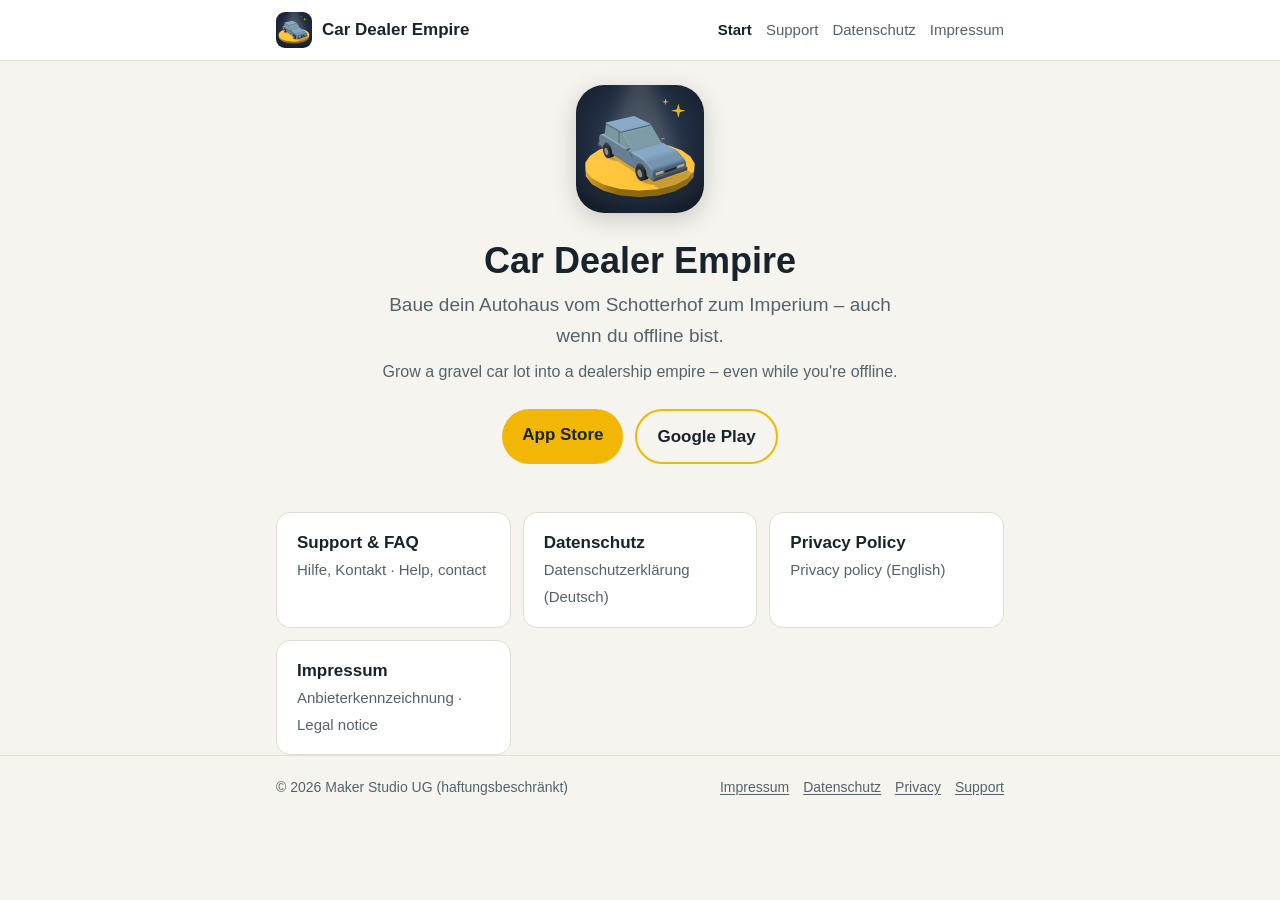
<file: index.html>
<!doctype html>
<html lang="de">
<head>
<meta charset="utf-8">
<meta name="viewport" content="width=device-width, initial-scale=1">
<title>Car Dealer Empire – Idle-Autohaus-Spiel</title>
<meta name="description" content="Car Dealer Empire: Baue dein Autohaus vom Schotterhof zum Imperium. Idle-Spiel für iOS und Android von Maker Studio.">
<link rel="icon" type="image/png" href="favicon.png">
<link rel="apple-touch-icon" href="icon-256.png">
<link rel="stylesheet" href="style.css">
</head>
<body>
<header class="site-header">
  <div class="wrap">
    <a class="brand" href="index.html"><img src="icon-256.png" alt="" width="36" height="36">Car Dealer Empire</a>
    <nav class="site-nav" aria-label="Hauptnavigation">
      <a href="index.html" aria-current="page">Start</a>
      <a href="support.html">Support</a>
      <a href="datenschutz.html">Datenschutz</a>
      <a href="impressum.html">Impressum</a>
    </nav>
  </div>
</header>

<main class="wrap">
  <section class="hero">
    <img src="icon-256.png" alt="App-Icon von Car Dealer Empire" width="128" height="128">
    <h1>Car Dealer Empire</h1>
    <p>Baue dein Autohaus vom Schotterhof zum Imperium – auch wenn du offline bist.</p>
    <p lang="en" style="font-size:16px;margin-top:8px">Grow a gravel car lot into a dealership empire – even while you're offline.</p>
    <div class="stores">
      <a class="btn" href="#">App Store</a>
      <a class="btn secondary" href="#">Google Play</a>
    </div>
  </section>

  <div class="links">
    <a class="card" href="support.html"><strong>Support &amp; FAQ</strong><span>Hilfe, Kontakt · Help, contact</span></a>
    <a class="card" href="datenschutz.html"><strong>Datenschutz</strong><span>Datenschutzerklärung (Deutsch)</span></a>
    <a class="card" href="privacy.html" lang="en"><strong>Privacy Policy</strong><span>Privacy policy (English)</span></a>
    <a class="card" href="impressum.html"><strong>Impressum</strong><span>Anbieterkennzeichnung · Legal notice</span></a>
  </div>
</main>

<footer class="site-footer">
  <div class="wrap">
    <span>© 2026 Maker Studio UG (haftungsbeschränkt)</span>
    <nav aria-label="Rechtliches">
      <a href="impressum.html">Impressum</a>
      <a href="datenschutz.html">Datenschutz</a>
      <a href="privacy.html" lang="en">Privacy</a>
      <a href="support.html">Support</a>
    </nav>
  </div>
</footer>
</body>
</html>
</file>
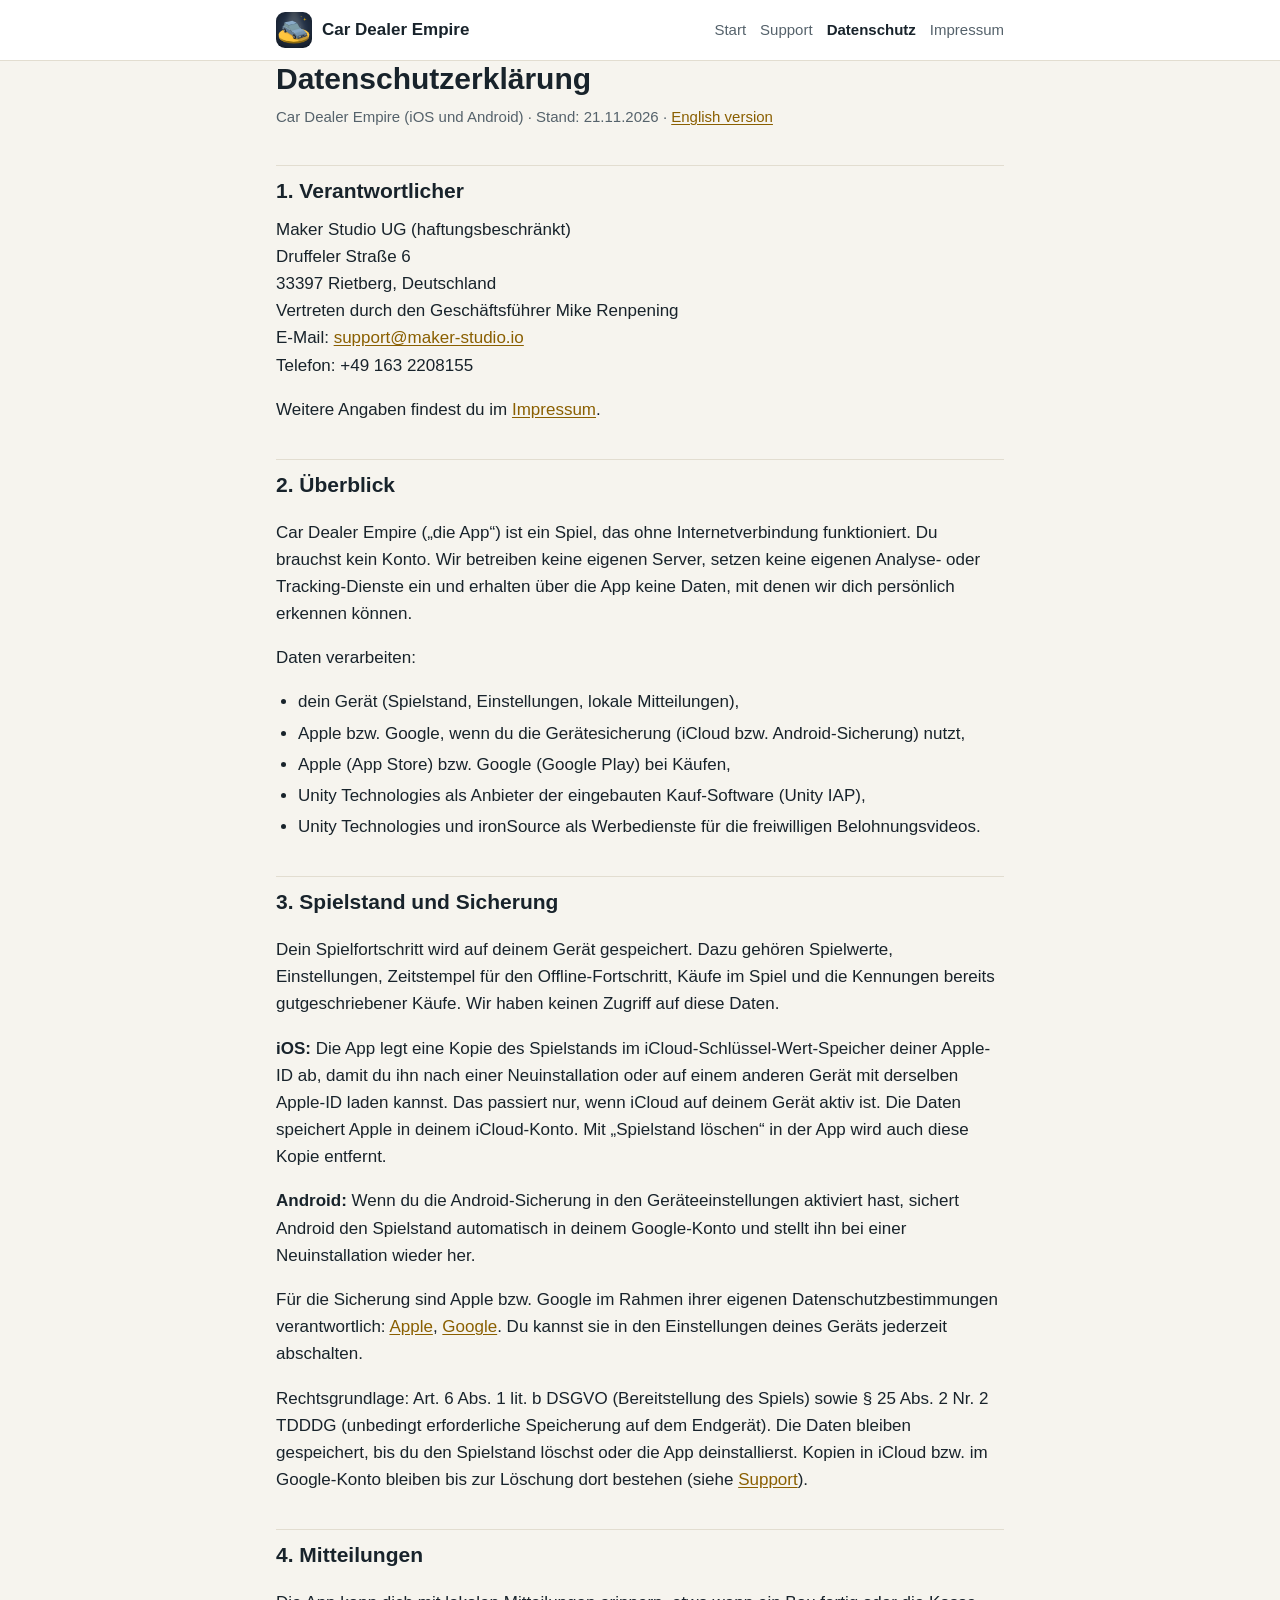
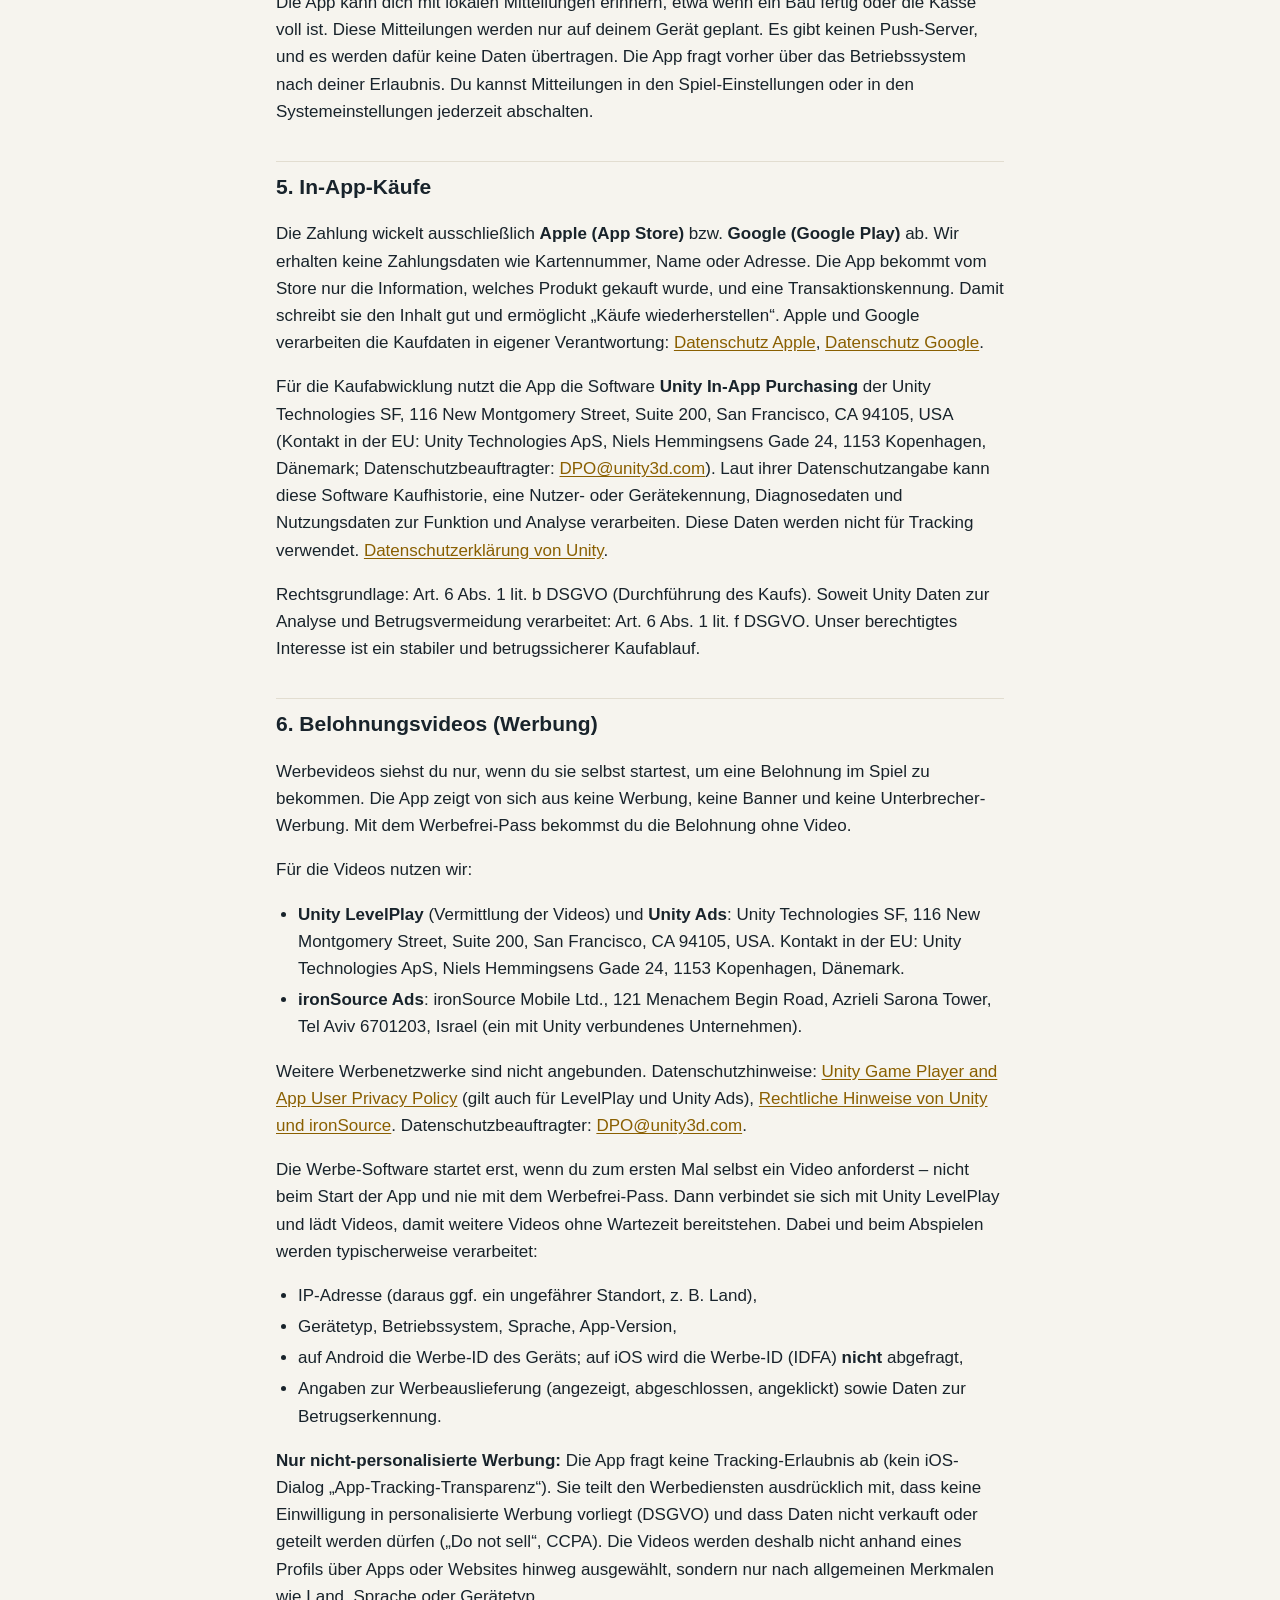
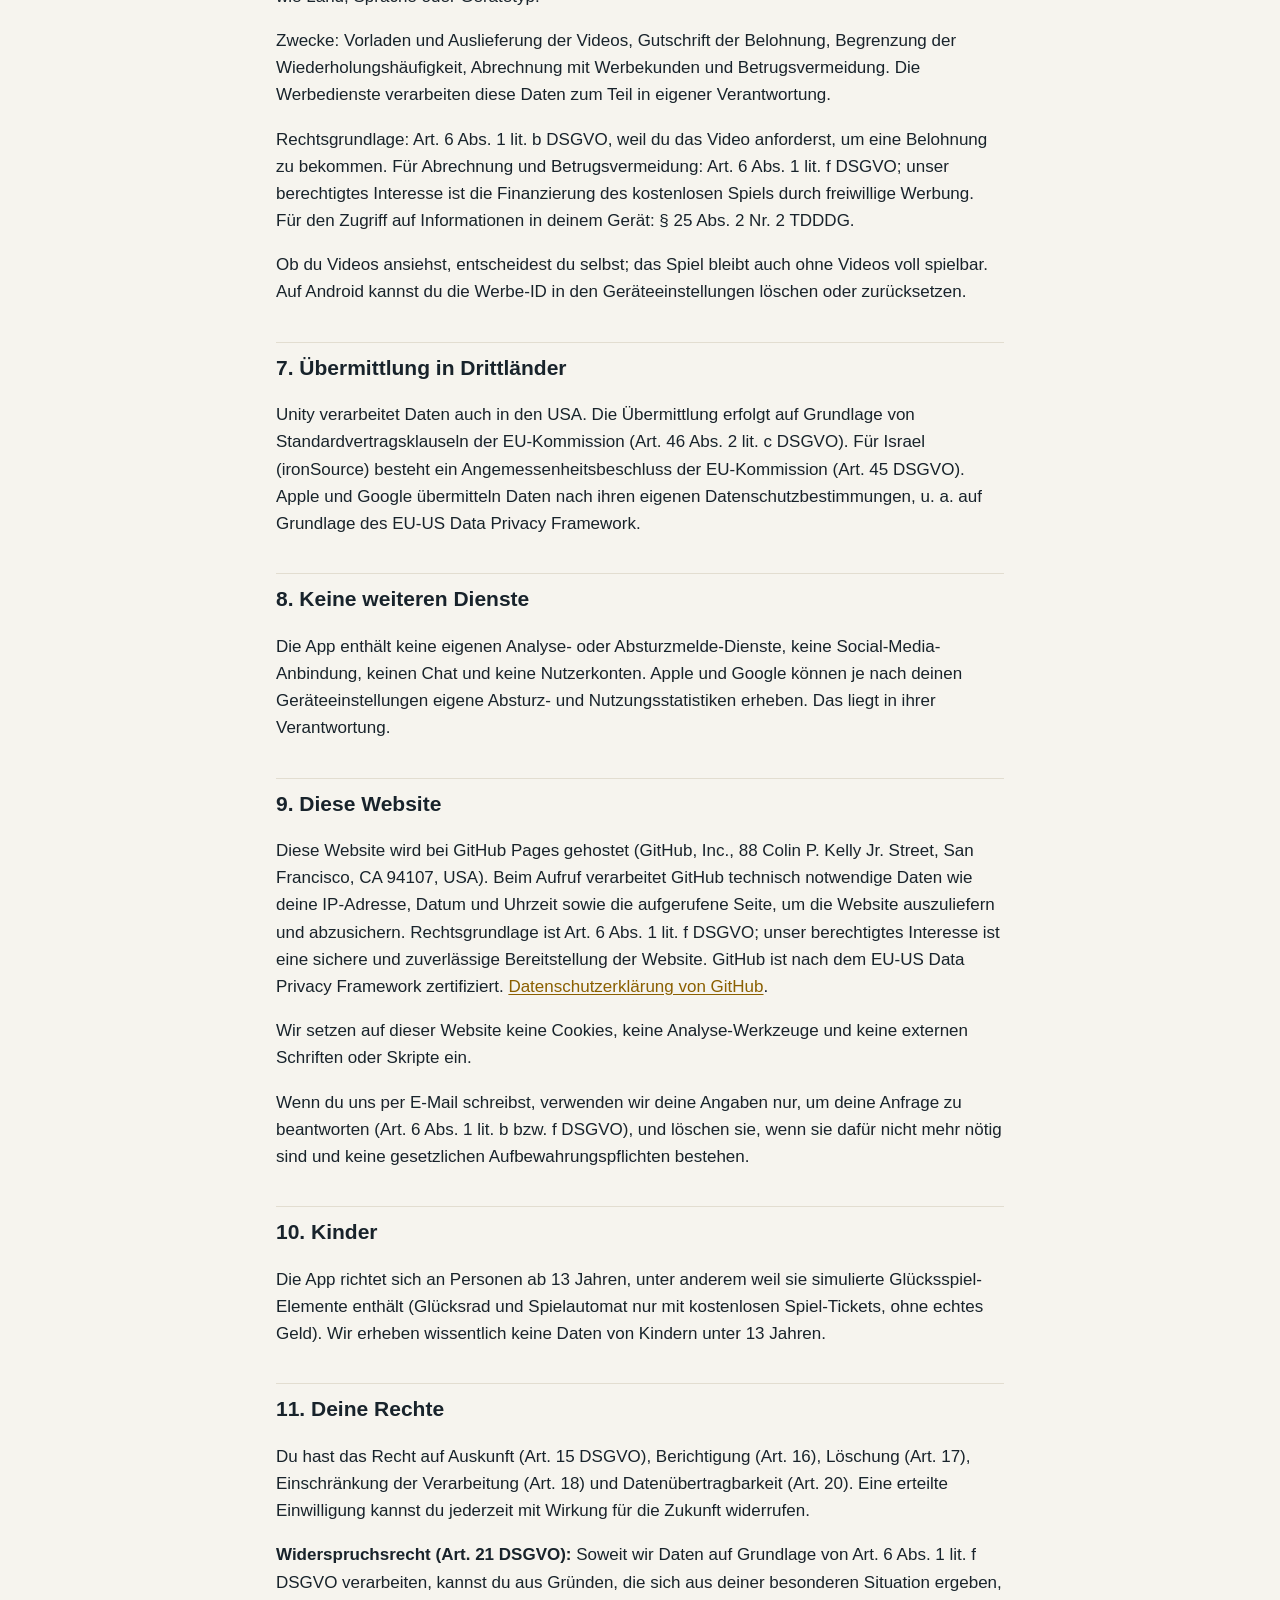
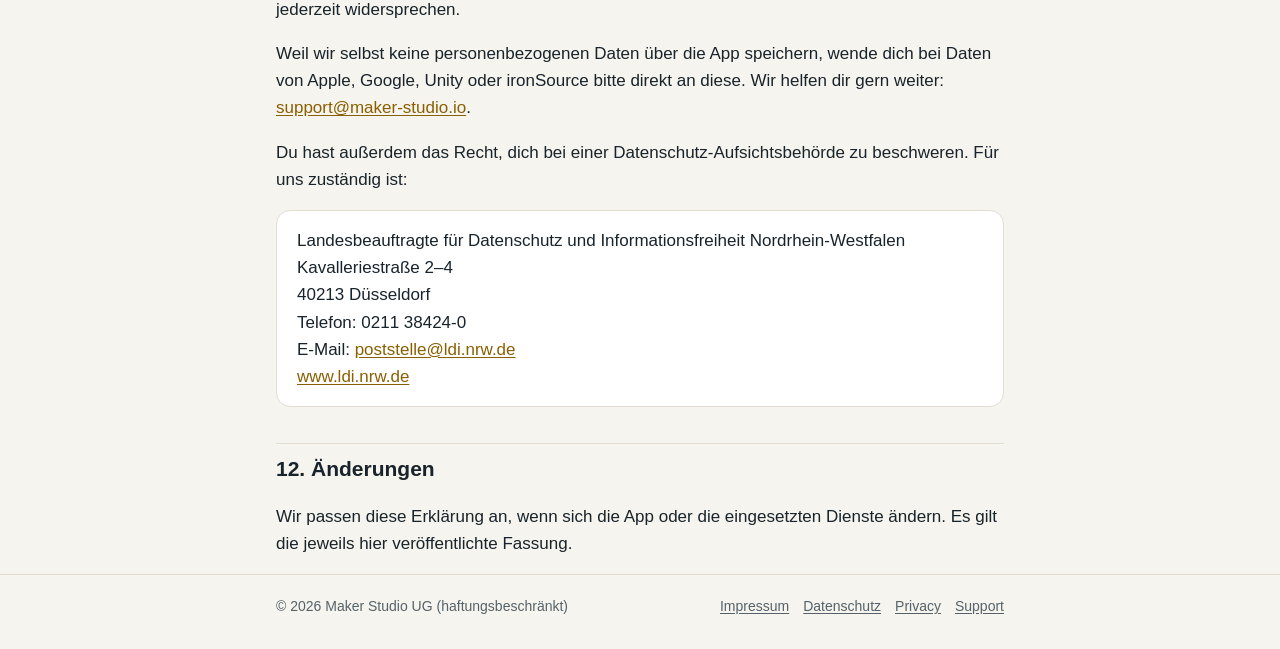
<file: datenschutz.html>
<!doctype html>
<html lang="de">
<head>
<meta charset="utf-8">
<meta name="viewport" content="width=device-width, initial-scale=1">
<title>Datenschutzerklärung – Car Dealer Empire</title>
<meta name="description" content="Datenschutzerklärung für die App Car Dealer Empire der Maker Studio UG (haftungsbeschränkt).">
<link rel="icon" type="image/png" href="favicon.png">
<link rel="alternate" hreflang="en" href="privacy.html">
<link rel="stylesheet" href="style.css">
</head>
<body>
<header class="site-header">
  <div class="wrap">
    <a class="brand" href="index.html"><img src="icon-256.png" alt="" width="36" height="36">Car Dealer Empire</a>
    <nav class="site-nav" aria-label="Hauptnavigation">
      <a href="index.html">Start</a>
      <a href="support.html">Support</a>
      <a href="datenschutz.html" aria-current="page">Datenschutz</a>
      <a href="impressum.html">Impressum</a>
    </nav>
  </div>
</header>

<main class="wrap">
  <h1>Datenschutzerklärung</h1>
  <p class="meta">Car Dealer Empire (iOS und Android) · Stand: 21.11.2026 · <a href="privacy.html" lang="en">English version</a></p>

  <h2 id="verantwortlicher">1. Verantwortlicher</h2>
  <address>
    Maker Studio UG (haftungsbeschränkt)<br>
    Druffeler Straße 6<br>
    33397 Rietberg, Deutschland<br>
    Vertreten durch den Geschäftsführer Mike Renpening<br>
    E-Mail: <a href="mailto:support@maker-studio.io">support@maker-studio.io</a><br>
    Telefon: +49 163 2208155
  </address>
  <p>Weitere Angaben findest du im <a href="impressum.html">Impressum</a>.</p>

  <h2 id="ueberblick">2. Überblick</h2>
  <p>Car Dealer Empire („die App“) ist ein Spiel, das ohne Internetverbindung funktioniert. Du brauchst kein Konto. Wir betreiben keine eigenen Server, setzen keine eigenen Analyse- oder Tracking-Dienste ein und erhalten über die App keine Daten, mit denen wir dich persönlich erkennen können.</p>
  <p>Daten verarbeiten:</p>
  <ul>
    <li>dein Gerät (Spielstand, Einstellungen, lokale Mitteilungen),</li>
    <li>Apple bzw. Google, wenn du die Gerätesicherung (iCloud bzw. Android-Sicherung) nutzt,</li>
    <li>Apple (App Store) bzw. Google (Google Play) bei Käufen,</li>
    <li>Unity Technologies als Anbieter der eingebauten Kauf-Software (Unity IAP),</li>
    <li>Unity Technologies und ironSource als Werbedienste für die freiwilligen Belohnungsvideos.</li>
  </ul>

  <h2 id="spielstand">3. Spielstand und Sicherung</h2>
  <p>Dein Spielfortschritt wird auf deinem Gerät gespeichert. Dazu gehören Spielwerte, Einstellungen, Zeitstempel für den Offline-Fortschritt, Käufe im Spiel und die Kennungen bereits gutgeschriebener Käufe. Wir haben keinen Zugriff auf diese Daten.</p>
  <p><strong>iOS:</strong> Die App legt eine Kopie des Spielstands im iCloud-Schlüssel-Wert-Speicher deiner Apple-ID ab, damit du ihn nach einer Neuinstallation oder auf einem anderen Gerät mit derselben Apple-ID laden kannst. Das passiert nur, wenn iCloud auf deinem Gerät aktiv ist. Die Daten speichert Apple in deinem iCloud-Konto. Mit „Spielstand löschen“ in der App wird auch diese Kopie entfernt.</p>
  <p><strong>Android:</strong> Wenn du die Android-Sicherung in den Geräteeinstellungen aktiviert hast, sichert Android den Spielstand automatisch in deinem Google-Konto und stellt ihn bei einer Neuinstallation wieder her.</p>
  <p>Für die Sicherung sind Apple bzw. Google im Rahmen ihrer eigenen Datenschutzbestimmungen verantwortlich: <a href="https://www.apple.com/de/legal/privacy/">Apple</a>, <a href="https://policies.google.com/privacy?hl=de">Google</a>. Du kannst sie in den Einstellungen deines Geräts jederzeit abschalten.</p>
  <p>Rechtsgrundlage: Art. 6 Abs. 1 lit. b DSGVO (Bereitstellung des Spiels) sowie § 25 Abs. 2 Nr. 2 TDDDG (unbedingt erforderliche Speicherung auf dem Endgerät). Die Daten bleiben gespeichert, bis du den Spielstand löschst oder die App deinstallierst. Kopien in iCloud bzw. im Google-Konto bleiben bis zur Löschung dort bestehen (siehe <a href="support.html#daten-loeschen">Support</a>).</p>

  <h2 id="mitteilungen">4. Mitteilungen</h2>
  <p>Die App kann dich mit lokalen Mitteilungen erinnern, etwa wenn ein Bau fertig oder die Kasse voll ist. Diese Mitteilungen werden nur auf deinem Gerät geplant. Es gibt keinen Push-Server, und es werden dafür keine Daten übertragen. Die App fragt vorher über das Betriebssystem nach deiner Erlaubnis. Du kannst Mitteilungen in den Spiel-Einstellungen oder in den Systemeinstellungen jederzeit abschalten.</p>

  <h2 id="kaeufe">5. In-App-Käufe</h2>
  <p>Die Zahlung wickelt ausschließlich <strong>Apple (App Store)</strong> bzw. <strong>Google (Google Play)</strong> ab. Wir erhalten keine Zahlungsdaten wie Kartennummer, Name oder Adresse. Die App bekommt vom Store nur die Information, welches Produkt gekauft wurde, und eine Transaktionskennung. Damit schreibt sie den Inhalt gut und ermöglicht „Käufe wiederherstellen“. Apple und Google verarbeiten die Kaufdaten in eigener Verantwortung: <a href="https://www.apple.com/de/legal/privacy/">Datenschutz Apple</a>, <a href="https://policies.google.com/privacy?hl=de">Datenschutz Google</a>.</p>
  <p>Für die Kaufabwicklung nutzt die App die Software <strong>Unity In-App Purchasing</strong> der Unity Technologies SF, 116 New Montgomery Street, Suite 200, San Francisco, CA 94105, USA (Kontakt in der EU: Unity Technologies ApS, Niels Hemmingsens Gade 24, 1153 Kopenhagen, Dänemark; Datenschutzbeauftragter: <a href="mailto:DPO@unity3d.com">DPO@unity3d.com</a>). Laut ihrer Datenschutzangabe kann diese Software Kaufhistorie, eine Nutzer- oder Gerätekennung, Diagnosedaten und Nutzungsdaten zur Funktion und Analyse verarbeiten. Diese Daten werden nicht für Tracking verwendet. <a href="https://unity.com/legal/game-player-and-app-user-privacy-policy">Datenschutzerklärung von Unity</a>.</p>
  <p>Rechtsgrundlage: Art. 6 Abs. 1 lit. b DSGVO (Durchführung des Kaufs). Soweit Unity Daten zur Analyse und Betrugsvermeidung verarbeitet: Art. 6 Abs. 1 lit. f DSGVO. Unser berechtigtes Interesse ist ein stabiler und betrugssicherer Kaufablauf.</p>

  <h2 id="werbung">6. Belohnungsvideos (Werbung)</h2>
  <p>Werbevideos siehst du nur, wenn du sie selbst startest, um eine Belohnung im Spiel zu bekommen. Die App zeigt von sich aus keine Werbung, keine Banner und keine Unterbrecher-Werbung. Mit dem Werbefrei-Pass bekommst du die Belohnung ohne Video.</p>
  <p>Für die Videos nutzen wir:</p>
  <ul>
    <li><strong>Unity LevelPlay</strong> (Vermittlung der Videos) und <strong>Unity Ads</strong>: Unity Technologies SF, 116 New Montgomery Street, Suite 200, San Francisco, CA 94105, USA. Kontakt in der EU: Unity Technologies ApS, Niels Hemmingsens Gade 24, 1153 Kopenhagen, Dänemark.</li>
    <li><strong>ironSource Ads</strong>: ironSource Mobile Ltd., 121 Menachem Begin Road, Azrieli Sarona Tower, Tel Aviv 6701203, Israel (ein mit Unity verbundenes Unternehmen).</li>
  </ul>
  <p>Weitere Werbenetzwerke sind nicht angebunden. Datenschutzhinweise: <a href="https://unity.com/legal/game-player-and-app-user-privacy-policy">Unity Game Player and App User Privacy Policy</a> (gilt auch für LevelPlay und Unity Ads), <a href="https://unity.com/legal">Rechtliche Hinweise von Unity und ironSource</a>. Datenschutzbeauftragter: <a href="mailto:DPO@unity3d.com">DPO@unity3d.com</a>.</p>
  <p>Die Werbe-Software startet erst, wenn du zum ersten Mal selbst ein Video anforderst – nicht beim Start der App und nie mit dem Werbefrei-Pass. Dann verbindet sie sich mit Unity LevelPlay und lädt Videos, damit weitere Videos ohne Wartezeit bereitstehen. Dabei und beim Abspielen werden typischerweise verarbeitet:</p>
  <ul>
    <li>IP-Adresse (daraus ggf. ein ungefährer Standort, z. B. Land),</li>
    <li>Gerätetyp, Betriebssystem, Sprache, App-Version,</li>
    <li>auf Android die Werbe-ID des Geräts; auf iOS wird die Werbe-ID (IDFA) <strong>nicht</strong> abgefragt,</li>
    <li>Angaben zur Werbeauslieferung (angezeigt, abgeschlossen, angeklickt) sowie Daten zur Betrugserkennung.</li>
  </ul>
  <p><strong>Nur nicht-personalisierte Werbung:</strong> Die App fragt keine Tracking-Erlaubnis ab (kein iOS-Dialog „App-Tracking-Transparenz“). Sie teilt den Werbediensten ausdrücklich mit, dass keine Einwilligung in personalisierte Werbung vorliegt (DSGVO) und dass Daten nicht verkauft oder geteilt werden dürfen („Do not sell“, CCPA). Die Videos werden deshalb nicht anhand eines Profils über Apps oder Websites hinweg ausgewählt, sondern nur nach allgemeinen Merkmalen wie Land, Sprache oder Gerätetyp.</p>
  <p>Zwecke: Vorladen und Auslieferung der Videos, Gutschrift der Belohnung, Begrenzung der Wiederholungshäufigkeit, Abrechnung mit Werbekunden und Betrugsvermeidung. Die Werbedienste verarbeiten diese Daten zum Teil in eigener Verantwortung.</p>
  <p>Rechtsgrundlage: Art. 6 Abs. 1 lit. b DSGVO, weil du das Video anforderst, um eine Belohnung zu bekommen. Für Abrechnung und Betrugsvermeidung: Art. 6 Abs. 1 lit. f DSGVO; unser berechtigtes Interesse ist die Finanzierung des kostenlosen Spiels durch freiwillige Werbung. Für den Zugriff auf Informationen in deinem Gerät: § 25 Abs. 2 Nr. 2 TDDDG.</p>
  <p>Ob du Videos ansiehst, entscheidest du selbst; das Spiel bleibt auch ohne Videos voll spielbar. Auf Android kannst du die Werbe-ID in den Geräteeinstellungen löschen oder zurücksetzen.</p>

  <h2 id="drittland">7. Übermittlung in Drittländer</h2>
  <p>Unity verarbeitet Daten auch in den USA. Die Übermittlung erfolgt auf Grundlage von Standardvertragsklauseln der EU-Kommission (Art. 46 Abs. 2 lit. c DSGVO). Für Israel (ironSource) besteht ein Angemessenheitsbeschluss der EU-Kommission (Art. 45 DSGVO). Apple und Google übermitteln Daten nach ihren eigenen Datenschutzbestimmungen, u. a. auf Grundlage des EU-US Data Privacy Framework.</p>

  <h2 id="keine-weiteren">8. Keine weiteren Dienste</h2>
  <p>Die App enthält keine eigenen Analyse- oder Absturzmelde-Dienste, keine Social-Media-Anbindung, keinen Chat und keine Nutzerkonten. Apple und Google können je nach deinen Geräteeinstellungen eigene Absturz- und Nutzungsstatistiken erheben. Das liegt in ihrer Verantwortung.</p>

  <h2 id="website">9. Diese Website</h2>
  <p>Diese Website wird bei GitHub Pages gehostet (GitHub, Inc., 88 Colin P. Kelly Jr. Street, San Francisco, CA 94107, USA). Beim Aufruf verarbeitet GitHub technisch notwendige Daten wie deine IP-Adresse, Datum und Uhrzeit sowie die aufgerufene Seite, um die Website auszuliefern und abzusichern. Rechtsgrundlage ist Art. 6 Abs. 1 lit. f DSGVO; unser berechtigtes Interesse ist eine sichere und zuverlässige Bereitstellung der Website. GitHub ist nach dem EU-US Data Privacy Framework zertifiziert. <a href="https://docs.github.com/de/site-policy/privacy-policies/github-general-privacy-statement">Datenschutzerklärung von GitHub</a>.</p>
  <p>Wir setzen auf dieser Website keine Cookies, keine Analyse-Werkzeuge und keine externen Schriften oder Skripte ein.</p>
  <p>Wenn du uns per E-Mail schreibst, verwenden wir deine Angaben nur, um deine Anfrage zu beantworten (Art. 6 Abs. 1 lit. b bzw. f DSGVO), und löschen sie, wenn sie dafür nicht mehr nötig sind und keine gesetzlichen Aufbewahrungspflichten bestehen.</p>

  <h2 id="kinder">10. Kinder</h2>
  <p>Die App richtet sich an Personen ab 13 Jahren, unter anderem weil sie simulierte Glücksspiel-Elemente enthält (Glücksrad und Spielautomat nur mit kostenlosen Spiel-Tickets, ohne echtes Geld). Wir erheben wissentlich keine Daten von Kindern unter 13 Jahren.</p>

  <h2 id="rechte">11. Deine Rechte</h2>
  <p>Du hast das Recht auf Auskunft (Art. 15 DSGVO), Berichtigung (Art. 16), Löschung (Art. 17), Einschränkung der Verarbeitung (Art. 18) und Datenübertragbarkeit (Art. 20). Eine erteilte Einwilligung kannst du jederzeit mit Wirkung für die Zukunft widerrufen.</p>
  <p><strong>Widerspruchsrecht (Art. 21 DSGVO):</strong> Soweit wir Daten auf Grundlage von Art. 6 Abs. 1 lit. f DSGVO verarbeiten, kannst du aus Gründen, die sich aus deiner besonderen Situation ergeben, jederzeit widersprechen.</p>
  <p>Weil wir selbst keine personenbezogenen Daten über die App speichern, wende dich bei Daten von Apple, Google, Unity oder ironSource bitte direkt an diese. Wir helfen dir gern weiter: <a href="mailto:support@maker-studio.io">support@maker-studio.io</a>.</p>
  <p>Du hast außerdem das Recht, dich bei einer Datenschutz-Aufsichtsbehörde zu beschweren. Für uns zuständig ist:</p>
  <address class="card">
    Landesbeauftragte für Datenschutz und Informationsfreiheit Nordrhein-Westfalen<br>
    Kavalleriestraße 2–4<br>
    40213 Düsseldorf<br>
    Telefon: 0211 38424-0<br>
    E-Mail: <a href="mailto:poststelle@ldi.nrw.de">poststelle@ldi.nrw.de</a><br>
    <a href="https://www.ldi.nrw.de">www.ldi.nrw.de</a>
  </address>

  <h2 id="aenderungen">12. Änderungen</h2>
  <p>Wir passen diese Erklärung an, wenn sich die App oder die eingesetzten Dienste ändern. Es gilt die jeweils hier veröffentlichte Fassung.</p>
</main>

<footer class="site-footer">
  <div class="wrap">
    <span>© 2026 Maker Studio UG (haftungsbeschränkt)</span>
    <nav aria-label="Rechtliches">
      <a href="impressum.html">Impressum</a>
      <a href="datenschutz.html">Datenschutz</a>
      <a href="privacy.html" lang="en">Privacy</a>
      <a href="support.html">Support</a>
    </nav>
  </div>
</footer>
</body>
</html>
</file>
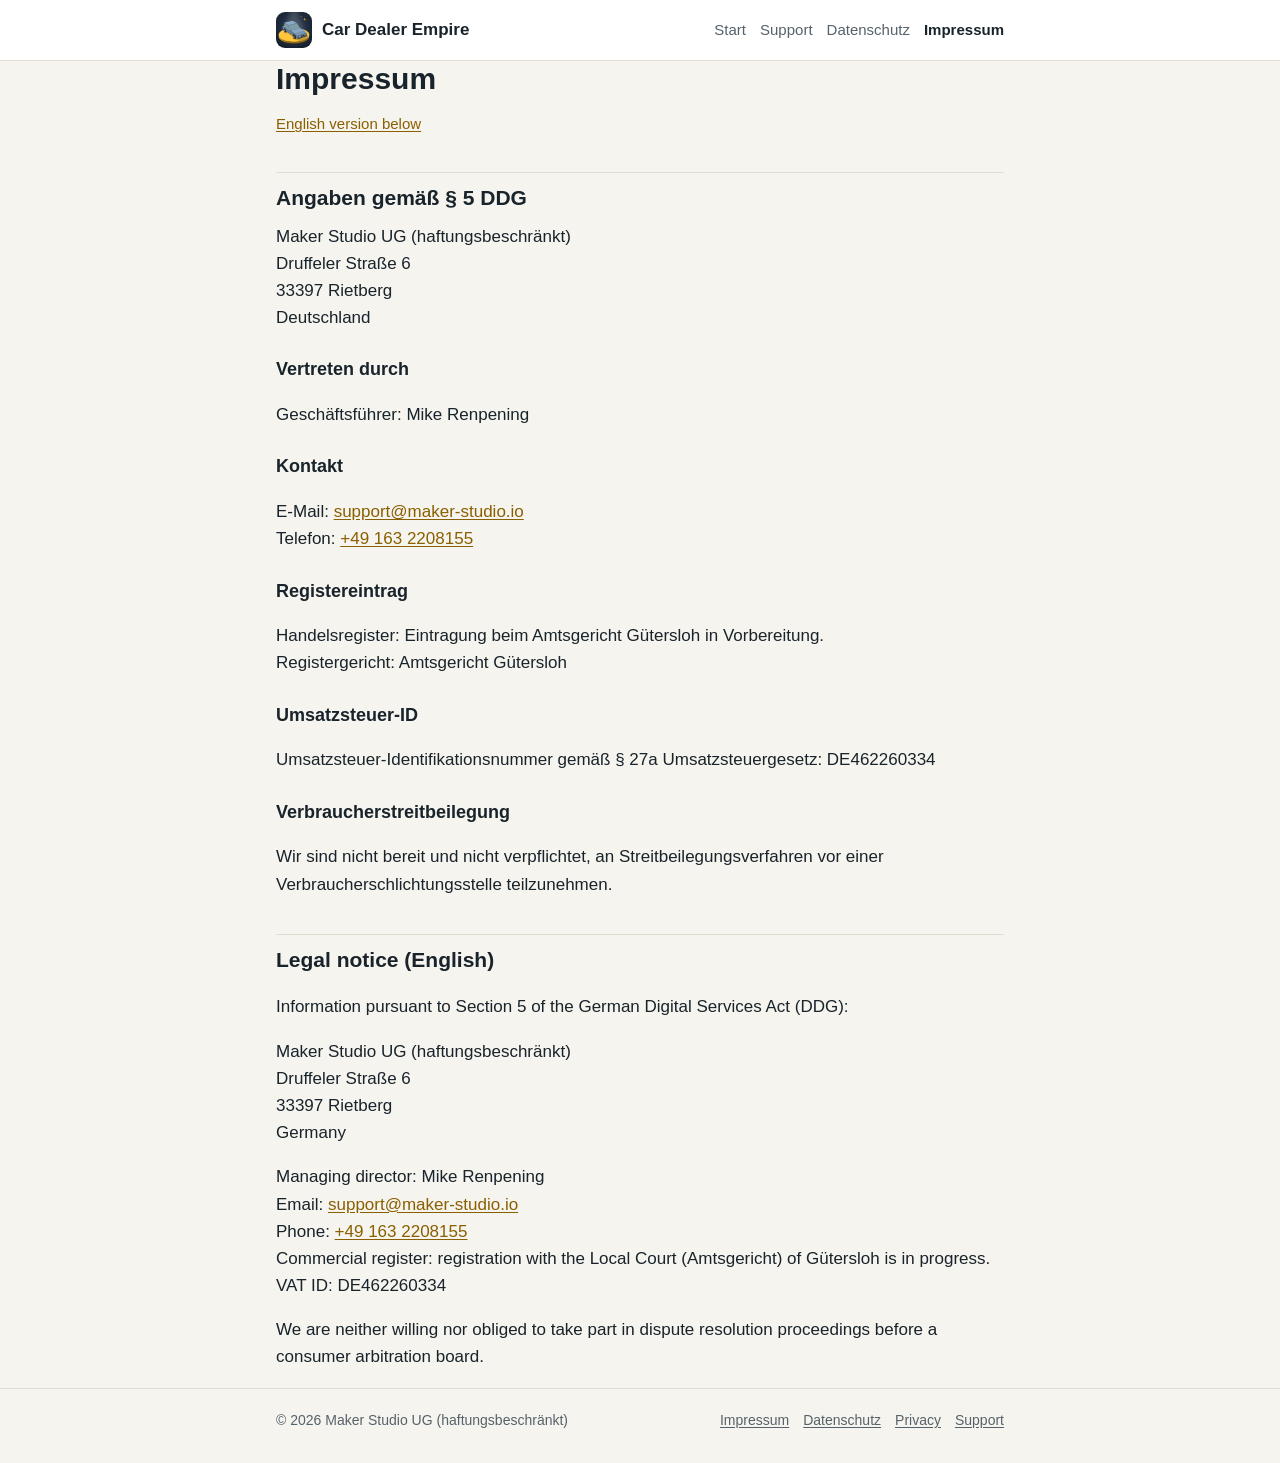
<file: impressum.html>
<!doctype html>
<html lang="de">
<head>
<meta charset="utf-8">
<meta name="viewport" content="width=device-width, initial-scale=1">
<title>Impressum – Car Dealer Empire</title>
<meta name="description" content="Impressum / Legal notice der Maker Studio UG (haftungsbeschränkt), Anbieterin von Car Dealer Empire.">
<link rel="icon" type="image/png" href="favicon.png">
<link rel="stylesheet" href="style.css">
</head>
<body>
<header class="site-header">
  <div class="wrap">
    <a class="brand" href="index.html"><img src="icon-256.png" alt="" width="36" height="36">Car Dealer Empire</a>
    <nav class="site-nav" aria-label="Hauptnavigation">
      <a href="index.html">Start</a>
      <a href="support.html">Support</a>
      <a href="datenschutz.html">Datenschutz</a>
      <a href="impressum.html" aria-current="page">Impressum</a>
    </nav>
  </div>
</header>

<main class="wrap">
  <h1>Impressum</h1>
  <p class="lang-switch"><a href="#legal-notice" lang="en">English version below</a></p>

  <h2>Angaben gemäß § 5 DDG</h2>
  <address>
    Maker Studio UG (haftungsbeschränkt)<br>
    Druffeler Straße 6<br>
    33397 Rietberg<br>
    Deutschland
  </address>

  <h3>Vertreten durch</h3>
  <p>Geschäftsführer: Mike Renpening</p>

  <h3>Kontakt</h3>
  <p>
    E-Mail: <a href="mailto:support@maker-studio.io">support@maker-studio.io</a><br>
    Telefon: <a href="tel:+491632208155">+49 163 2208155</a>
  </p>

  <h3>Registereintrag</h3>
  <p>Handelsregister: Eintragung beim Amtsgericht Gütersloh in Vorbereitung.<br>
  Registergericht: Amtsgericht Gütersloh</p>

  <h3>Umsatzsteuer-ID</h3>
  <p>Umsatzsteuer-Identifikationsnummer gemäß § 27a Umsatzsteuergesetz: DE462260334</p>

  <h3>Verbraucherstreitbeilegung</h3>
  <p>Wir sind nicht bereit und nicht verpflichtet, an Streitbeilegungsverfahren vor einer Verbraucherschlichtungsstelle teilzunehmen.</p>

  <h2 id="legal-notice" lang="en">Legal notice (English)</h2>
  <div lang="en">
    <p>Information pursuant to Section 5 of the German Digital Services Act (DDG):</p>
    <address>
      Maker Studio UG (haftungsbeschränkt)<br>
      Druffeler Straße 6<br>
      33397 Rietberg<br>
      Germany
    </address>
    <p>
      Managing director: Mike Renpening<br>
      Email: <a href="mailto:support@maker-studio.io">support@maker-studio.io</a><br>
      Phone: <a href="tel:+491632208155">+49 163 2208155</a><br>
      Commercial register: registration with the Local Court (Amtsgericht) of Gütersloh is in progress.<br>
      VAT ID: DE462260334
    </p>
    <p>We are neither willing nor obliged to take part in dispute resolution proceedings before a consumer arbitration board.</p>
  </div>
</main>

<footer class="site-footer">
  <div class="wrap">
    <span>© 2026 Maker Studio UG (haftungsbeschränkt)</span>
    <nav aria-label="Rechtliches">
      <a href="impressum.html">Impressum</a>
      <a href="datenschutz.html">Datenschutz</a>
      <a href="privacy.html" lang="en">Privacy</a>
      <a href="support.html">Support</a>
    </nav>
  </div>
</footer>
</body>
</html>
</file>
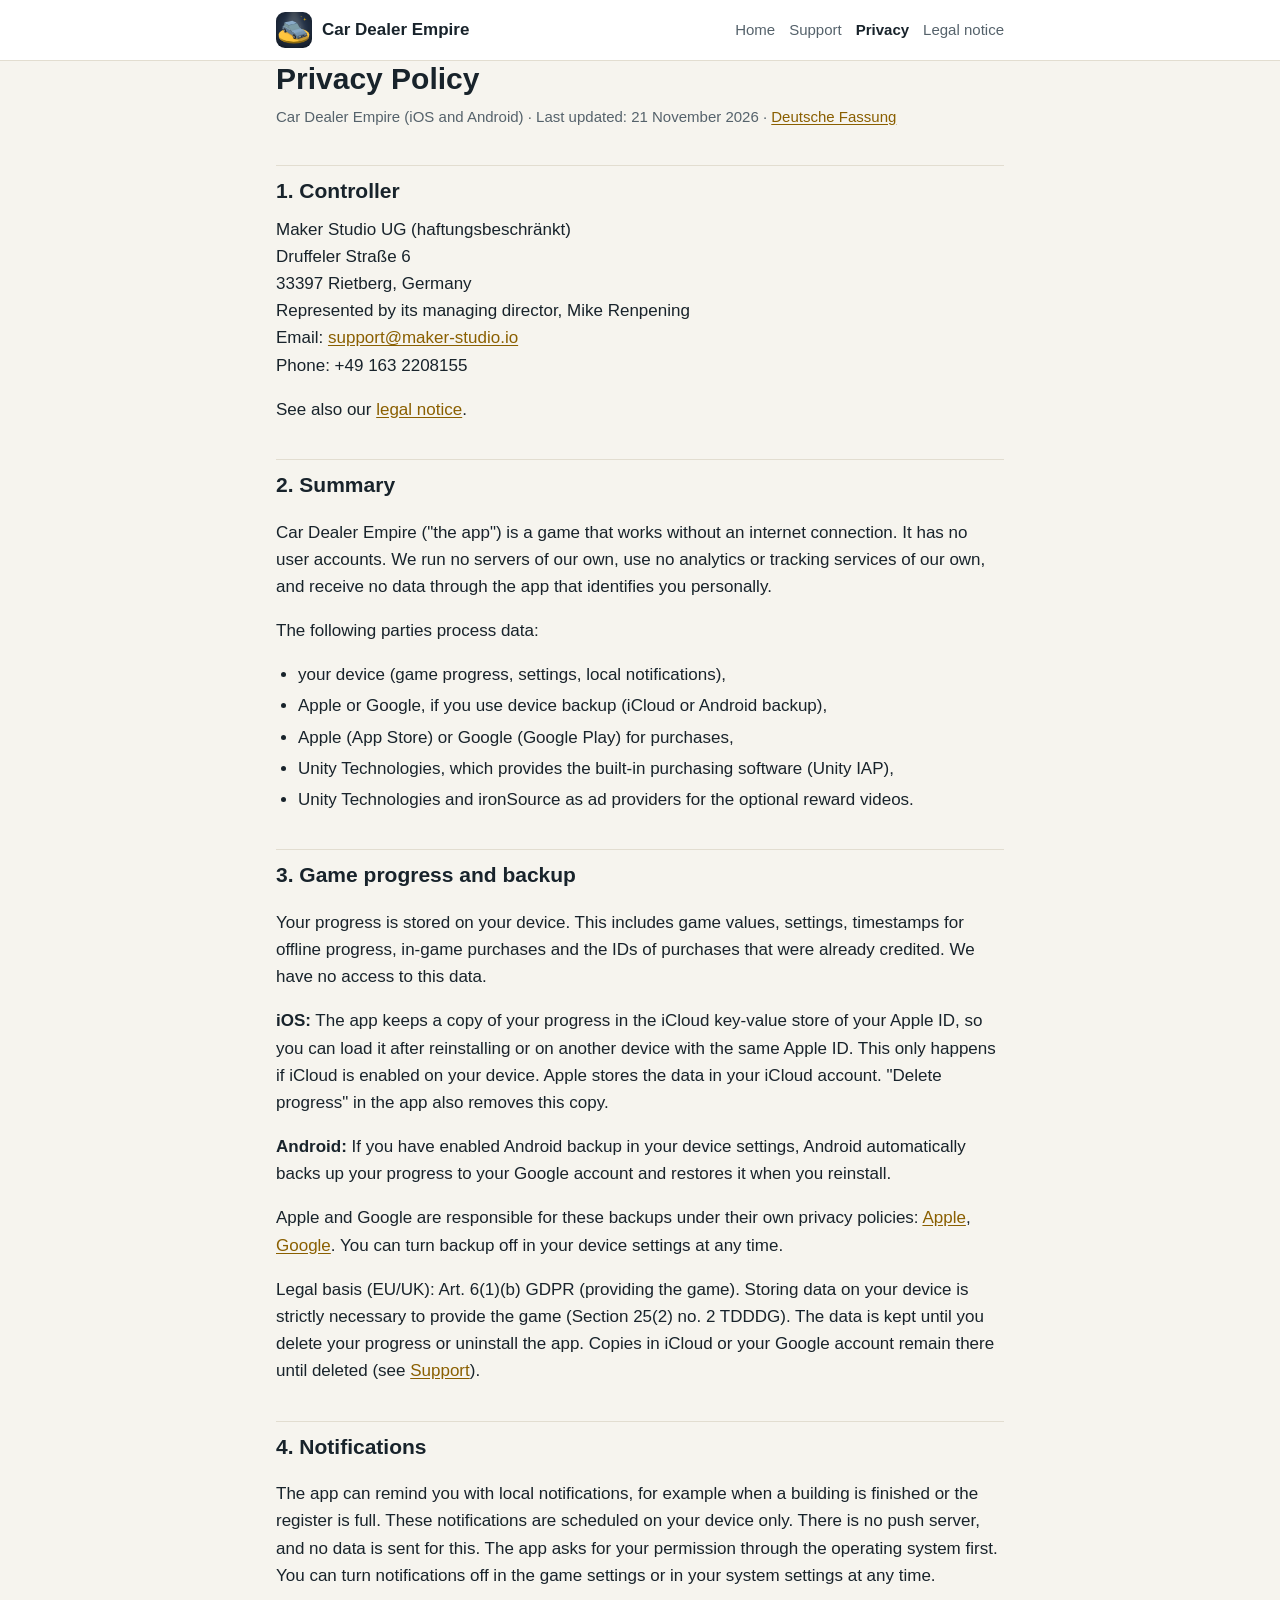
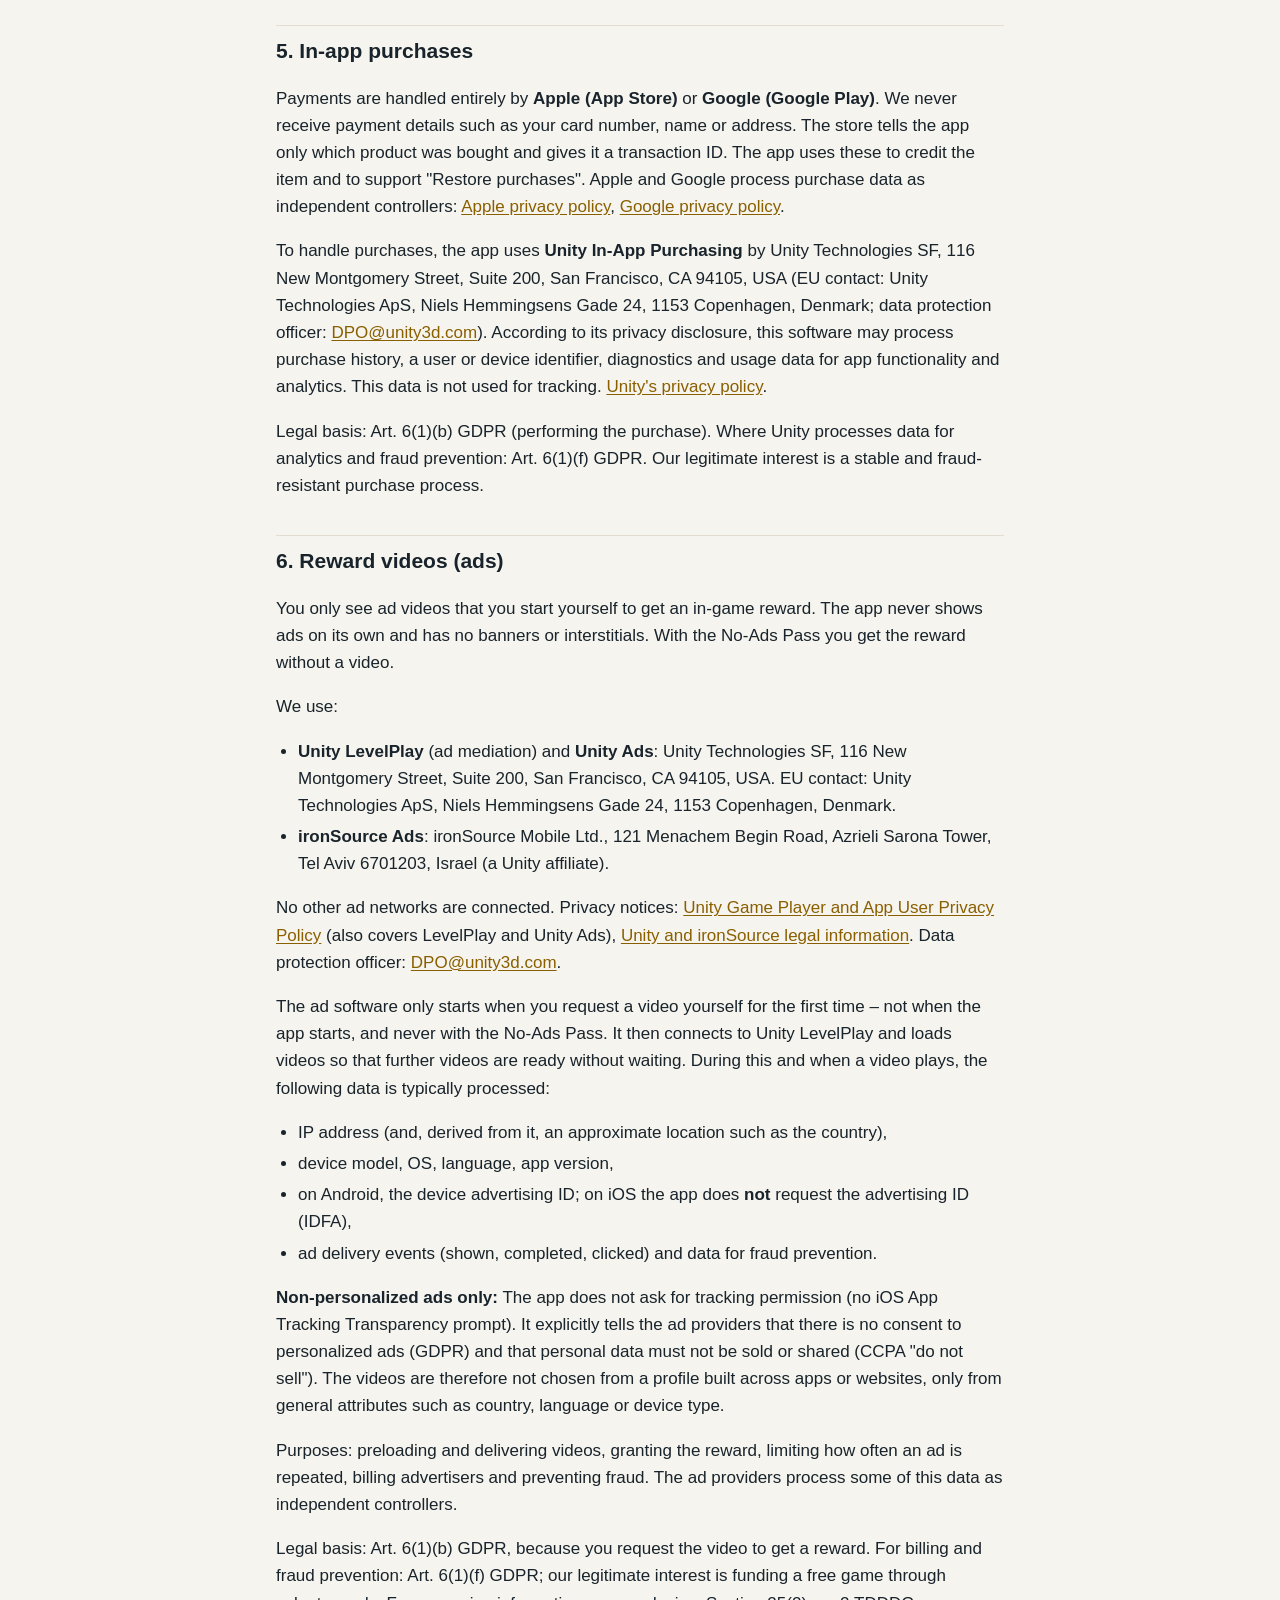
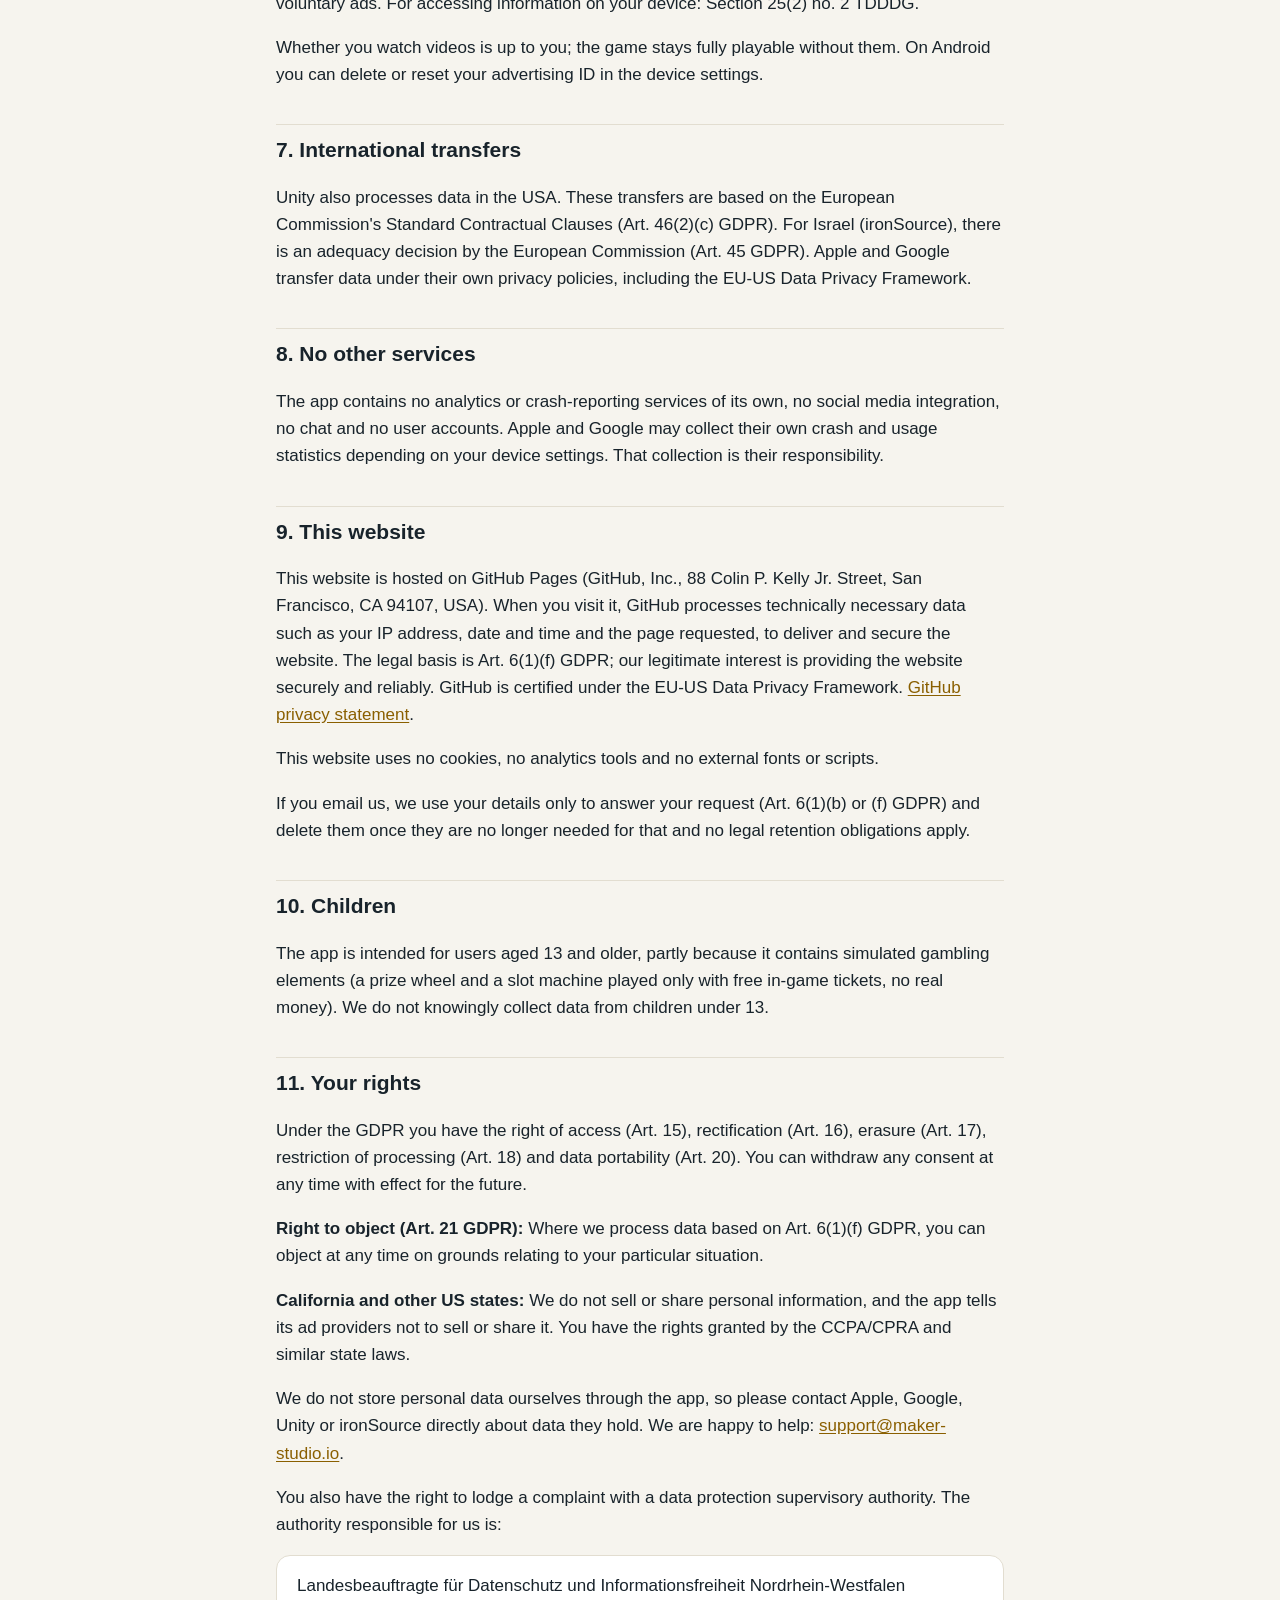
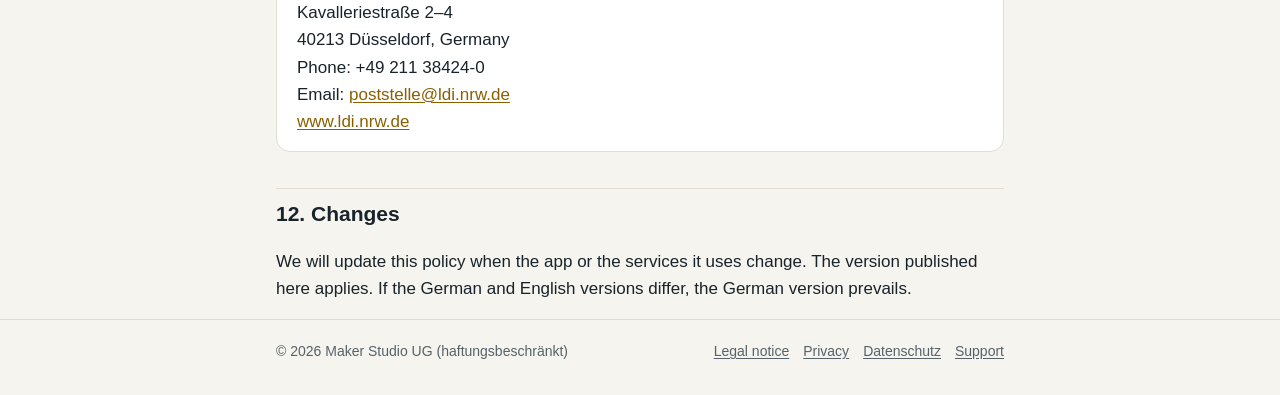
<file: privacy.html>
<!doctype html>
<html lang="en">
<head>
<meta charset="utf-8">
<meta name="viewport" content="width=device-width, initial-scale=1">
<title>Privacy Policy – Car Dealer Empire</title>
<meta name="description" content="Privacy policy for the Car Dealer Empire app by Maker Studio UG (haftungsbeschränkt).">
<link rel="icon" type="image/png" href="favicon.png">
<link rel="alternate" hreflang="de" href="datenschutz.html">
<link rel="stylesheet" href="style.css">
</head>
<body>
<header class="site-header">
  <div class="wrap">
    <a class="brand" href="index.html"><img src="icon-256.png" alt="" width="36" height="36">Car Dealer Empire</a>
    <nav class="site-nav" aria-label="Main navigation">
      <a href="index.html">Home</a>
      <a href="support.html#en">Support</a>
      <a href="privacy.html" aria-current="page">Privacy</a>
      <a href="impressum.html#legal-notice">Legal notice</a>
    </nav>
  </div>
</header>

<main class="wrap">
  <h1>Privacy Policy</h1>
  <p class="meta">Car Dealer Empire (iOS and Android) · Last updated: 21 November 2026 · <a href="datenschutz.html" lang="de">Deutsche Fassung</a></p>

  <h2 id="controller">1. Controller</h2>
  <address>
    Maker Studio UG (haftungsbeschränkt)<br>
    Druffeler Straße 6<br>
    33397 Rietberg, Germany<br>
    Represented by its managing director, Mike Renpening<br>
    Email: <a href="mailto:support@maker-studio.io">support@maker-studio.io</a><br>
    Phone: +49 163 2208155
  </address>
  <p>See also our <a href="impressum.html#legal-notice">legal notice</a>.</p>

  <h2 id="summary">2. Summary</h2>
  <p>Car Dealer Empire ("the app") is a game that works without an internet connection. It has no user accounts. We run no servers of our own, use no analytics or tracking services of our own, and receive no data through the app that identifies you personally.</p>
  <p>The following parties process data:</p>
  <ul>
    <li>your device (game progress, settings, local notifications),</li>
    <li>Apple or Google, if you use device backup (iCloud or Android backup),</li>
    <li>Apple (App Store) or Google (Google Play) for purchases,</li>
    <li>Unity Technologies, which provides the built-in purchasing software (Unity IAP),</li>
    <li>Unity Technologies and ironSource as ad providers for the optional reward videos.</li>
  </ul>

  <h2 id="save-game">3. Game progress and backup</h2>
  <p>Your progress is stored on your device. This includes game values, settings, timestamps for offline progress, in-game purchases and the IDs of purchases that were already credited. We have no access to this data.</p>
  <p><strong>iOS:</strong> The app keeps a copy of your progress in the iCloud key-value store of your Apple ID, so you can load it after reinstalling or on another device with the same Apple ID. This only happens if iCloud is enabled on your device. Apple stores the data in your iCloud account. "Delete progress" in the app also removes this copy.</p>
  <p><strong>Android:</strong> If you have enabled Android backup in your device settings, Android automatically backs up your progress to your Google account and restores it when you reinstall.</p>
  <p>Apple and Google are responsible for these backups under their own privacy policies: <a href="https://www.apple.com/legal/privacy/">Apple</a>, <a href="https://policies.google.com/privacy">Google</a>. You can turn backup off in your device settings at any time.</p>
  <p>Legal basis (EU/UK): Art. 6(1)(b) GDPR (providing the game). Storing data on your device is strictly necessary to provide the game (Section 25(2) no. 2 TDDDG). The data is kept until you delete your progress or uninstall the app. Copies in iCloud or your Google account remain there until deleted (see <a href="support.html#en-delete">Support</a>).</p>

  <h2 id="notifications">4. Notifications</h2>
  <p>The app can remind you with local notifications, for example when a building is finished or the register is full. These notifications are scheduled on your device only. There is no push server, and no data is sent for this. The app asks for your permission through the operating system first. You can turn notifications off in the game settings or in your system settings at any time.</p>

  <h2 id="purchases">5. In-app purchases</h2>
  <p>Payments are handled entirely by <strong>Apple (App Store)</strong> or <strong>Google (Google Play)</strong>. We never receive payment details such as your card number, name or address. The store tells the app only which product was bought and gives it a transaction ID. The app uses these to credit the item and to support "Restore purchases". Apple and Google process purchase data as independent controllers: <a href="https://www.apple.com/legal/privacy/">Apple privacy policy</a>, <a href="https://policies.google.com/privacy">Google privacy policy</a>.</p>
  <p>To handle purchases, the app uses <strong>Unity In-App Purchasing</strong> by Unity Technologies SF, 116 New Montgomery Street, Suite 200, San Francisco, CA 94105, USA (EU contact: Unity Technologies ApS, Niels Hemmingsens Gade 24, 1153 Copenhagen, Denmark; data protection officer: <a href="mailto:DPO@unity3d.com">DPO@unity3d.com</a>). According to its privacy disclosure, this software may process purchase history, a user or device identifier, diagnostics and usage data for app functionality and analytics. This data is not used for tracking. <a href="https://unity.com/legal/game-player-and-app-user-privacy-policy">Unity's privacy policy</a>.</p>
  <p>Legal basis: Art. 6(1)(b) GDPR (performing the purchase). Where Unity processes data for analytics and fraud prevention: Art. 6(1)(f) GDPR. Our legitimate interest is a stable and fraud-resistant purchase process.</p>

  <h2 id="ads">6. Reward videos (ads)</h2>
  <p>You only see ad videos that you start yourself to get an in-game reward. The app never shows ads on its own and has no banners or interstitials. With the No-Ads Pass you get the reward without a video.</p>
  <p>We use:</p>
  <ul>
    <li><strong>Unity LevelPlay</strong> (ad mediation) and <strong>Unity Ads</strong>: Unity Technologies SF, 116 New Montgomery Street, Suite 200, San Francisco, CA 94105, USA. EU contact: Unity Technologies ApS, Niels Hemmingsens Gade 24, 1153 Copenhagen, Denmark.</li>
    <li><strong>ironSource Ads</strong>: ironSource Mobile Ltd., 121 Menachem Begin Road, Azrieli Sarona Tower, Tel Aviv 6701203, Israel (a Unity affiliate).</li>
  </ul>
  <p>No other ad networks are connected. Privacy notices: <a href="https://unity.com/legal/game-player-and-app-user-privacy-policy">Unity Game Player and App User Privacy Policy</a> (also covers LevelPlay and Unity Ads), <a href="https://unity.com/legal">Unity and ironSource legal information</a>. Data protection officer: <a href="mailto:DPO@unity3d.com">DPO@unity3d.com</a>.</p>
  <p>The ad software only starts when you request a video yourself for the first time – not when the app starts, and never with the No-Ads Pass. It then connects to Unity LevelPlay and loads videos so that further videos are ready without waiting. During this and when a video plays, the following data is typically processed:</p>
  <ul>
    <li>IP address (and, derived from it, an approximate location such as the country),</li>
    <li>device model, OS, language, app version,</li>
    <li>on Android, the device advertising ID; on iOS the app does <strong>not</strong> request the advertising ID (IDFA),</li>
    <li>ad delivery events (shown, completed, clicked) and data for fraud prevention.</li>
  </ul>
  <p><strong>Non-personalized ads only:</strong> The app does not ask for tracking permission (no iOS App Tracking Transparency prompt). It explicitly tells the ad providers that there is no consent to personalized ads (GDPR) and that personal data must not be sold or shared (CCPA "do not sell"). The videos are therefore not chosen from a profile built across apps or websites, only from general attributes such as country, language or device type.</p>
  <p>Purposes: preloading and delivering videos, granting the reward, limiting how often an ad is repeated, billing advertisers and preventing fraud. The ad providers process some of this data as independent controllers.</p>
  <p>Legal basis: Art. 6(1)(b) GDPR, because you request the video to get a reward. For billing and fraud prevention: Art. 6(1)(f) GDPR; our legitimate interest is funding a free game through voluntary ads. For accessing information on your device: Section 25(2) no. 2 TDDDG.</p>
  <p>Whether you watch videos is up to you; the game stays fully playable without them. On Android you can delete or reset your advertising ID in the device settings.</p>

  <h2 id="transfers">7. International transfers</h2>
  <p>Unity also processes data in the USA. These transfers are based on the European Commission's Standard Contractual Clauses (Art. 46(2)(c) GDPR). For Israel (ironSource), there is an adequacy decision by the European Commission (Art. 45 GDPR). Apple and Google transfer data under their own privacy policies, including the EU-US Data Privacy Framework.</p>

  <h2 id="no-other">8. No other services</h2>
  <p>The app contains no analytics or crash-reporting services of its own, no social media integration, no chat and no user accounts. Apple and Google may collect their own crash and usage statistics depending on your device settings. That collection is their responsibility.</p>

  <h2 id="website">9. This website</h2>
  <p>This website is hosted on GitHub Pages (GitHub, Inc., 88 Colin P. Kelly Jr. Street, San Francisco, CA 94107, USA). When you visit it, GitHub processes technically necessary data such as your IP address, date and time and the page requested, to deliver and secure the website. The legal basis is Art. 6(1)(f) GDPR; our legitimate interest is providing the website securely and reliably. GitHub is certified under the EU-US Data Privacy Framework. <a href="https://docs.github.com/en/site-policy/privacy-policies/github-general-privacy-statement">GitHub privacy statement</a>.</p>
  <p>This website uses no cookies, no analytics tools and no external fonts or scripts.</p>
  <p>If you email us, we use your details only to answer your request (Art. 6(1)(b) or (f) GDPR) and delete them once they are no longer needed for that and no legal retention obligations apply.</p>

  <h2 id="children">10. Children</h2>
  <p>The app is intended for users aged 13 and older, partly because it contains simulated gambling elements (a prize wheel and a slot machine played only with free in-game tickets, no real money). We do not knowingly collect data from children under 13.</p>

  <h2 id="rights">11. Your rights</h2>
  <p>Under the GDPR you have the right of access (Art. 15), rectification (Art. 16), erasure (Art. 17), restriction of processing (Art. 18) and data portability (Art. 20). You can withdraw any consent at any time with effect for the future.</p>
  <p><strong>Right to object (Art. 21 GDPR):</strong> Where we process data based on Art. 6(1)(f) GDPR, you can object at any time on grounds relating to your particular situation.</p>
  <p><strong>California and other US states:</strong> We do not sell or share personal information, and the app tells its ad providers not to sell or share it. You have the rights granted by the CCPA/CPRA and similar state laws.</p>
  <p>We do not store personal data ourselves through the app, so please contact Apple, Google, Unity or ironSource directly about data they hold. We are happy to help: <a href="mailto:support@maker-studio.io">support@maker-studio.io</a>.</p>
  <p>You also have the right to lodge a complaint with a data protection supervisory authority. The authority responsible for us is:</p>
  <address class="card">
    Landesbeauftragte für Datenschutz und Informationsfreiheit Nordrhein-Westfalen<br>
    Kavalleriestraße 2–4<br>
    40213 Düsseldorf, Germany<br>
    Phone: +49 211 38424-0<br>
    Email: <a href="mailto:poststelle@ldi.nrw.de">poststelle@ldi.nrw.de</a><br>
    <a href="https://www.ldi.nrw.de">www.ldi.nrw.de</a>
  </address>

  <h2 id="changes">12. Changes</h2>
  <p>We will update this policy when the app or the services it uses change. The version published here applies. If the German and English versions differ, the German version prevails.</p>
</main>

<footer class="site-footer">
  <div class="wrap">
    <span>© 2026 Maker Studio UG (haftungsbeschränkt)</span>
    <nav aria-label="Legal">
      <a href="impressum.html#legal-notice">Legal notice</a>
      <a href="privacy.html">Privacy</a>
      <a href="datenschutz.html" lang="de">Datenschutz</a>
      <a href="support.html#en">Support</a>
    </nav>
  </div>
</footer>
</body>
</html>
</file>
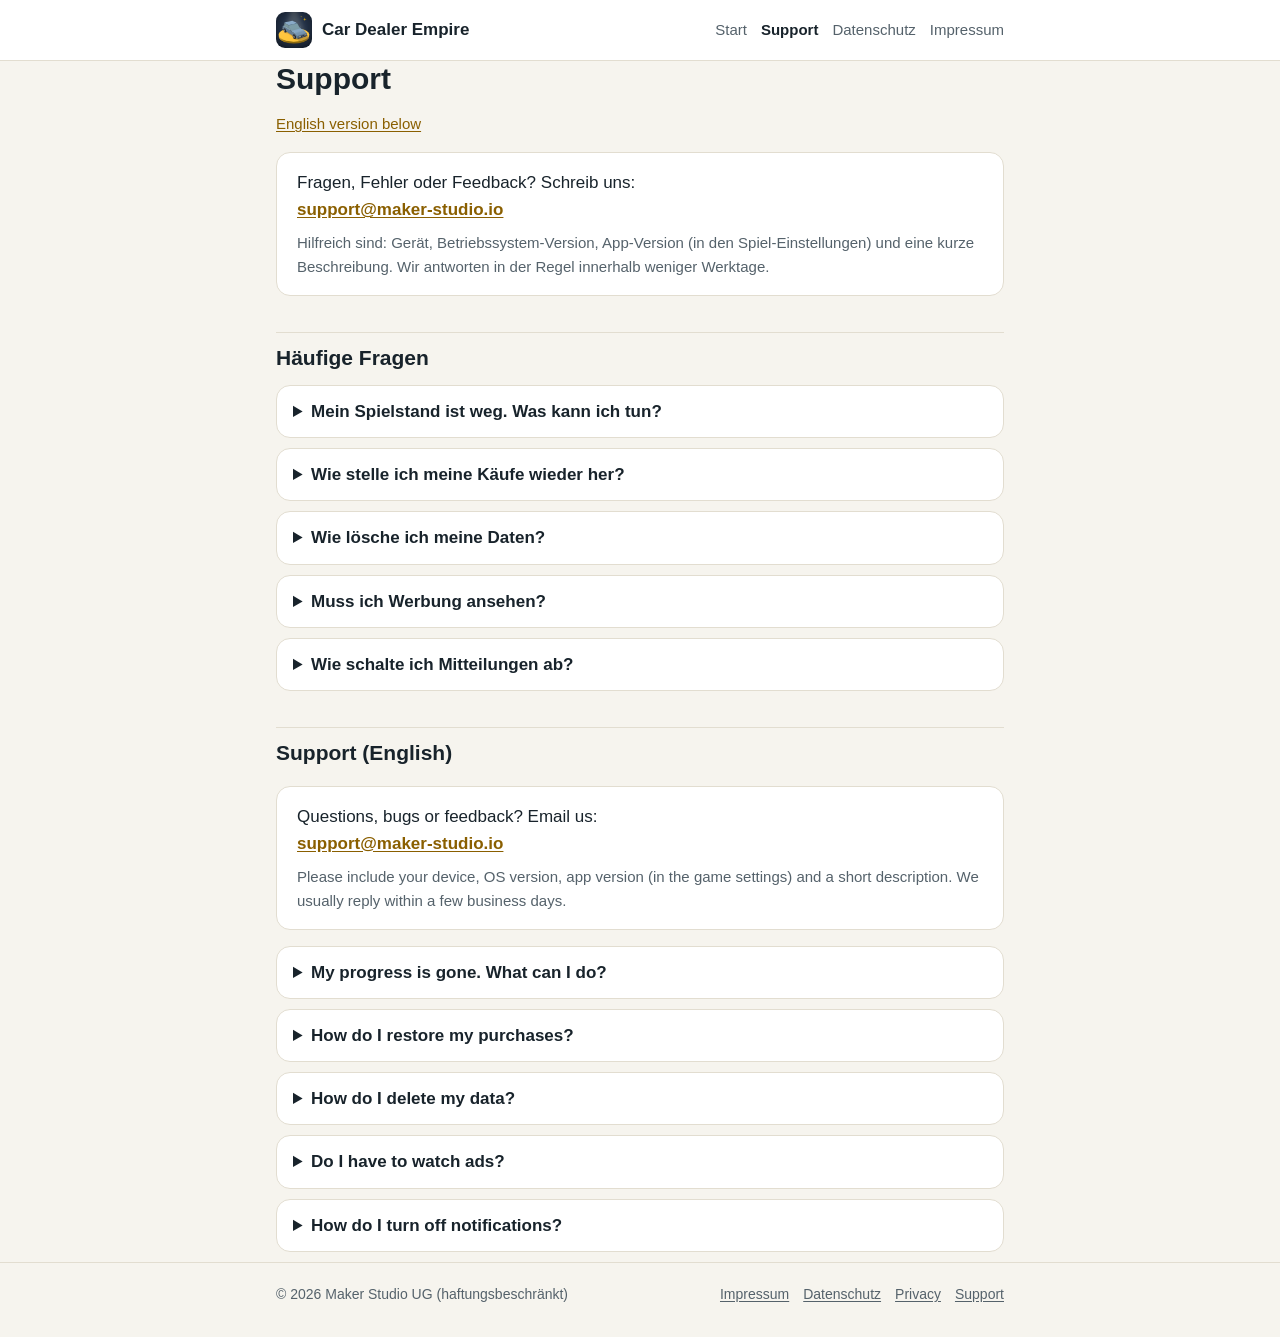
<file: support.html>
<!doctype html>
<html lang="de">
<head>
<meta charset="utf-8">
<meta name="viewport" content="width=device-width, initial-scale=1">
<title>Support – Car Dealer Empire</title>
<meta name="description" content="Hilfe und häufige Fragen zu Car Dealer Empire. Help and FAQ for Car Dealer Empire.">
<link rel="icon" type="image/png" href="favicon.png">
<link rel="stylesheet" href="style.css">
</head>
<body>
<header class="site-header">
  <div class="wrap">
    <a class="brand" href="index.html"><img src="icon-256.png" alt="" width="36" height="36">Car Dealer Empire</a>
    <nav class="site-nav" aria-label="Hauptnavigation">
      <a href="index.html">Start</a>
      <a href="support.html" aria-current="page">Support</a>
      <a href="datenschutz.html">Datenschutz</a>
      <a href="impressum.html">Impressum</a>
    </nav>
  </div>
</header>

<main class="wrap">
  <h1>Support</h1>
  <p class="lang-switch"><a href="#en" lang="en">English version below</a></p>

  <div class="card">
    <p style="margin:0">Fragen, Fehler oder Feedback? Schreib uns:<br>
    <strong><a href="mailto:support@maker-studio.io?subject=Car%20Dealer%20Empire">support@maker-studio.io</a></strong></p>
    <p style="margin:8px 0 0;color:var(--muted);font-size:15px">Hilfreich sind: Gerät, Betriebssystem-Version, App-Version (in den Spiel-Einstellungen) und eine kurze Beschreibung. Wir antworten in der Regel innerhalb weniger Werktage.</p>
  </div>

  <h2>Häufige Fragen</h2>

  <details id="spielstand-weg">
    <summary>Mein Spielstand ist weg. Was kann ich tun?</summary>
    <p>Der Spielstand liegt auf deinem Gerät. Wir haben keine Kopie auf eigenen Servern und können ihn daher nicht wiederherstellen.</p>
    <ul>
      <li><strong>iPhone/iPad:</strong> Ist iCloud aktiv, speichert die App eine Kopie in deiner iCloud. Nach einer Neuinstallation mit derselben Apple-ID fragt die App „Spielstand aus iCloud laden?“ – tippe auf „Aus iCloud laden“.</li>
      <li><strong>Android:</strong> Ist die Android-Sicherung aktiv (Einstellungen → System → Sicherung), stellt Android den Spielstand bei der Neuinstallation mit demselben Google-Konto automatisch wieder her.</li>
    </ul>
  </details>

  <details id="kaeufe">
    <summary>Wie stelle ich meine Käufe wieder her?</summary>
    <p>Tippe im Shop oder in den Einstellungen auf „Käufe wiederherstellen“. Melde dich dafür mit demselben Apple- bzw. Google-Konto an, mit dem du gekauft hast. Wiederhergestellt werden Einmal-Käufe (Starterpaket, Werbefrei-Pass, Nachtmanager). Verbrauchte Schlüssel-Pakete kann der Store nicht wiederherstellen.</p>
    <p>Probleme mit einer Abbuchung oder Erstattung klärt der jeweilige Store: <a href="https://reportaproblem.apple.com">Apple („Problem melden“)</a> bzw. <a href="https://support.google.com/googleplay/answer/2479637?hl=de">Google Play (Erstattung)</a>.</p>
  </details>

  <details id="daten-loeschen">
    <summary>Wie lösche ich meine Daten?</summary>
    <p>Wir speichern keine Daten über dich auf eigenen Servern. Deine Spieldaten liegen auf deinem Gerät und ggf. in deiner Gerätesicherung:</p>
    <ul>
      <li><strong>In der App:</strong> Einstellungen → „Spielstand löschen“. Auf iOS wird dabei auch die iCloud-Kopie entfernt.</li>
      <li><strong>App deinstallieren:</strong> löscht alle Daten auf dem Gerät.</li>
      <li><strong>iCloud:</strong> Einstellungen → [dein Name] → iCloud → Speicher verwalten.</li>
      <li><strong>Google-Sicherung:</strong> Google-Drive-App bzw. drive.google.com → Speicher → Sicherungen.</li>
    </ul>
    <p>Daten bei Apple, Google, Unity oder ironSource verwalten diese Anbieter selbst. Mehr dazu in der <a href="datenschutz.html">Datenschutzerklärung</a>. Bei Fragen helfen wir gern per E-Mail.</p>
  </details>

  <details id="werbung">
    <summary>Muss ich Werbung ansehen?</summary>
    <p>Nein. Videos siehst du nur, wenn du selbst ein Video startest, um eine Belohnung zu bekommen. Es gibt keine Banner und keine Unterbrecher-Werbung. Die Werbung ist nicht personalisiert, und die App fragt nicht nach Tracking-Erlaubnis. Mit dem Werbefrei-Pass bekommst du die Belohnungen ohne Video.</p>
  </details>

  <details id="mitteilungen">
    <summary>Wie schalte ich Mitteilungen ab?</summary>
    <p>In den Spiel-Einstellungen unter „Benachrichtigungen“ oder in den Systemeinstellungen deines Geräts. Die Mitteilungen werden nur lokal auf deinem Gerät geplant.</p>
  </details>

  <h2 id="en" lang="en">Support (English)</h2>
  <div lang="en">
    <div class="card">
      <p style="margin:0">Questions, bugs or feedback? Email us:<br>
      <strong><a href="mailto:support@maker-studio.io?subject=Car%20Dealer%20Empire">support@maker-studio.io</a></strong></p>
      <p style="margin:8px 0 0;color:var(--muted);font-size:15px">Please include your device, OS version, app version (in the game settings) and a short description. We usually reply within a few business days.</p>
    </div>

    <details id="en-lost">
      <summary>My progress is gone. What can I do?</summary>
      <p>Your progress is stored on your device. We keep no copy on servers of our own, so we cannot restore it.</p>
      <ul>
        <li><strong>iPhone/iPad:</strong> If iCloud is on, the app keeps a copy in your iCloud. After reinstalling with the same Apple ID, the app asks "Load progress from iCloud?" – tap "Load from iCloud".</li>
        <li><strong>Android:</strong> If Android backup is on (Settings → System → Backup), Android restores your progress automatically when you reinstall with the same Google account.</li>
      </ul>
    </details>

    <details id="en-restore">
      <summary>How do I restore my purchases?</summary>
      <p>Tap "Restore purchases" in the shop or in the settings, signed in with the same Apple or Google account you bought with. One-time purchases (Starter Pack, No-Ads Pass, Night Manager) are restored. Key packs that were used up cannot be restored by the store.</p>
      <p>For billing problems or refunds, please contact the store: <a href="https://reportaproblem.apple.com">Apple ("Report a Problem")</a> or <a href="https://support.google.com/googleplay/answer/2479637?hl=en">Google Play (refunds)</a>.</p>
    </details>

    <details id="en-delete">
      <summary>How do I delete my data?</summary>
      <p>We store no data about you on servers of our own. Your game data is on your device and possibly in your device backup:</p>
      <ul>
        <li><strong>In the app:</strong> Settings → "Delete progress". On iOS this also removes the iCloud copy.</li>
        <li><strong>Uninstall the app:</strong> deletes all data on the device.</li>
        <li><strong>iCloud:</strong> Settings → [your name] → iCloud → Manage Storage.</li>
        <li><strong>Google backup:</strong> Google Drive app or drive.google.com → Storage → Backups.</li>
      </ul>
      <p>Apple, Google, Unity and ironSource manage the data they hold themselves. See our <a href="privacy.html">privacy policy</a>. We are happy to help by email.</p>
    </details>

    <details id="en-ads">
      <summary>Do I have to watch ads?</summary>
      <p>No. You only see a video if you start one yourself to get a reward. There are no banners or interstitials. Ads are not personalized, and the app does not ask for tracking permission. With the No-Ads Pass you get the rewards without a video.</p>
    </details>

    <details id="en-notifications">
      <summary>How do I turn off notifications?</summary>
      <p>In the game settings under "Notifications", or in your device's system settings. Notifications are scheduled locally on your device only.</p>
    </details>
  </div>
</main>

<footer class="site-footer">
  <div class="wrap">
    <span>© 2026 Maker Studio UG (haftungsbeschränkt)</span>
    <nav aria-label="Rechtliches">
      <a href="impressum.html">Impressum</a>
      <a href="datenschutz.html">Datenschutz</a>
      <a href="privacy.html" lang="en">Privacy</a>
      <a href="support.html">Support</a>
    </nav>
  </div>
</footer>
</body>
</html>
</file>
<file: style.css>
/* Car Dealer Empire – shared stylesheet. No external fonts, scripts or trackers. */
:root {
  --bg: #f6f4ee;
  --surface: #ffffff;
  --ink: #18232b;
  --muted: #55626b;
  --line: #e2ddd0;
  --accent: #f2b705;
  --accent-ink: #18232b;
  --link: #8a5f00;
  --radius: 14px;
  color-scheme: light dark;
}

@media (prefers-color-scheme: dark) {
  :root {
    --bg: #11191f;
    --surface: #18232b;
    --ink: #eef1f3;
    --muted: #a9b4bb;
    --line: #2a3843;
    --accent: #f2b705;
    --accent-ink: #18232b;
    --link: #f5c842;
  }
}

* { box-sizing: border-box; }

html { -webkit-text-size-adjust: 100%; }

body {
  margin: 0;
  background: var(--bg);
  color: var(--ink);
  font-family: -apple-system, BlinkMacSystemFont, "Segoe UI", Roboto, "Helvetica Neue", Arial, sans-serif;
  font-size: 17px;
  line-height: 1.6;
}

a { color: var(--link); text-underline-offset: 2px; }
a:hover { text-decoration-thickness: 2px; }

.wrap { max-width: 760px; margin: 0 auto; padding: 0 16px; }

/* Header */
.site-header {
  border-bottom: 1px solid var(--line);
  background: var(--surface);
}
.site-header .wrap {
  display: flex;
  align-items: center;
  justify-content: space-between;
  gap: 12px;
  flex-wrap: wrap;
  padding-top: 12px;
  padding-bottom: 12px;
}
.brand {
  display: flex;
  align-items: center;
  gap: 10px;
  color: var(--ink);
  text-decoration: none;
  font-weight: 700;
}
.brand img { width: 36px; height: 36px; border-radius: 9px; }
.site-nav { display: flex; gap: 14px; flex-wrap: wrap; font-size: 15px; }
.site-nav a { color: var(--muted); text-decoration: none; }
.site-nav a:hover, .site-nav a[aria-current="page"] { color: var(--ink); }
.site-nav a[aria-current="page"] { font-weight: 600; }

/* Content */
main { padding: 32px 0 48px; }
h1 { font-size: 30px; line-height: 1.2; margin: 0 0 8px; }
h2 { font-size: 21px; margin: 36px 0 8px; padding-top: 8px; border-top: 1px solid var(--line); }
h3 { font-size: 18px; margin: 24px 0 6px; }
.meta { color: var(--muted); font-size: 15px; margin-top: 0; }
address { font-style: normal; }
ul { padding-left: 22px; }
li { margin: 4px 0; }
.lang-switch { font-size: 15px; color: var(--muted); }

.card {
  background: var(--surface);
  border: 1px solid var(--line);
  border-radius: var(--radius);
  padding: 16px 20px;
  margin: 16px 0;
}

table { border-collapse: collapse; width: 100%; font-size: 15px; }
th, td { text-align: left; vertical-align: top; padding: 8px 10px; border-bottom: 1px solid var(--line); }
.table-scroll { overflow-x: auto; }

/* Home */
.hero { text-align: center; padding: 24px 0 8px; }
.hero img { width: 128px; height: 128px; border-radius: 28px; box-shadow: 0 6px 24px rgba(0,0,0,.18); }
.hero h1 { font-size: 36px; margin-top: 18px; }
.hero p { color: var(--muted); font-size: 19px; margin: 0 auto; max-width: 520px; }
.stores { display: flex; justify-content: center; gap: 12px; flex-wrap: wrap; margin: 24px 0 8px; }
.btn {
  display: inline-block;
  padding: 12px 20px;
  border-radius: 999px;
  background: var(--accent);
  color: var(--accent-ink);
  font-weight: 700;
  text-decoration: none;
}
.btn.secondary { background: transparent; color: var(--ink); border: 2px solid var(--accent); }
.links { display: grid; grid-template-columns: repeat(auto-fit, minmax(200px, 1fr)); gap: 12px; margin-top: 32px; }
.links a { display: block; text-decoration: none; color: var(--ink); }
.links a.card { margin: 0; }
.links a.card:hover { border-color: var(--accent); }
.links strong { display: block; }
.links span { color: var(--muted); font-size: 15px; }

/* FAQ */
details { background: var(--surface); border: 1px solid var(--line); border-radius: var(--radius); padding: 12px 16px; margin: 10px 0; }
summary { cursor: pointer; font-weight: 600; }
details[open] summary { margin-bottom: 6px; }

/* Footer */
.site-footer { border-top: 1px solid var(--line); color: var(--muted); font-size: 14px; padding: 20px 0 32px; }
.site-footer .wrap { display: flex; flex-wrap: wrap; gap: 8px 18px; justify-content: space-between; }
.site-footer nav { display: flex; gap: 14px; flex-wrap: wrap; }
.site-footer a { color: var(--muted); }

@media (max-width: 480px) {
  body { font-size: 16px; }
  h1 { font-size: 26px; }
  .hero h1 { font-size: 30px; }
}
</file>
